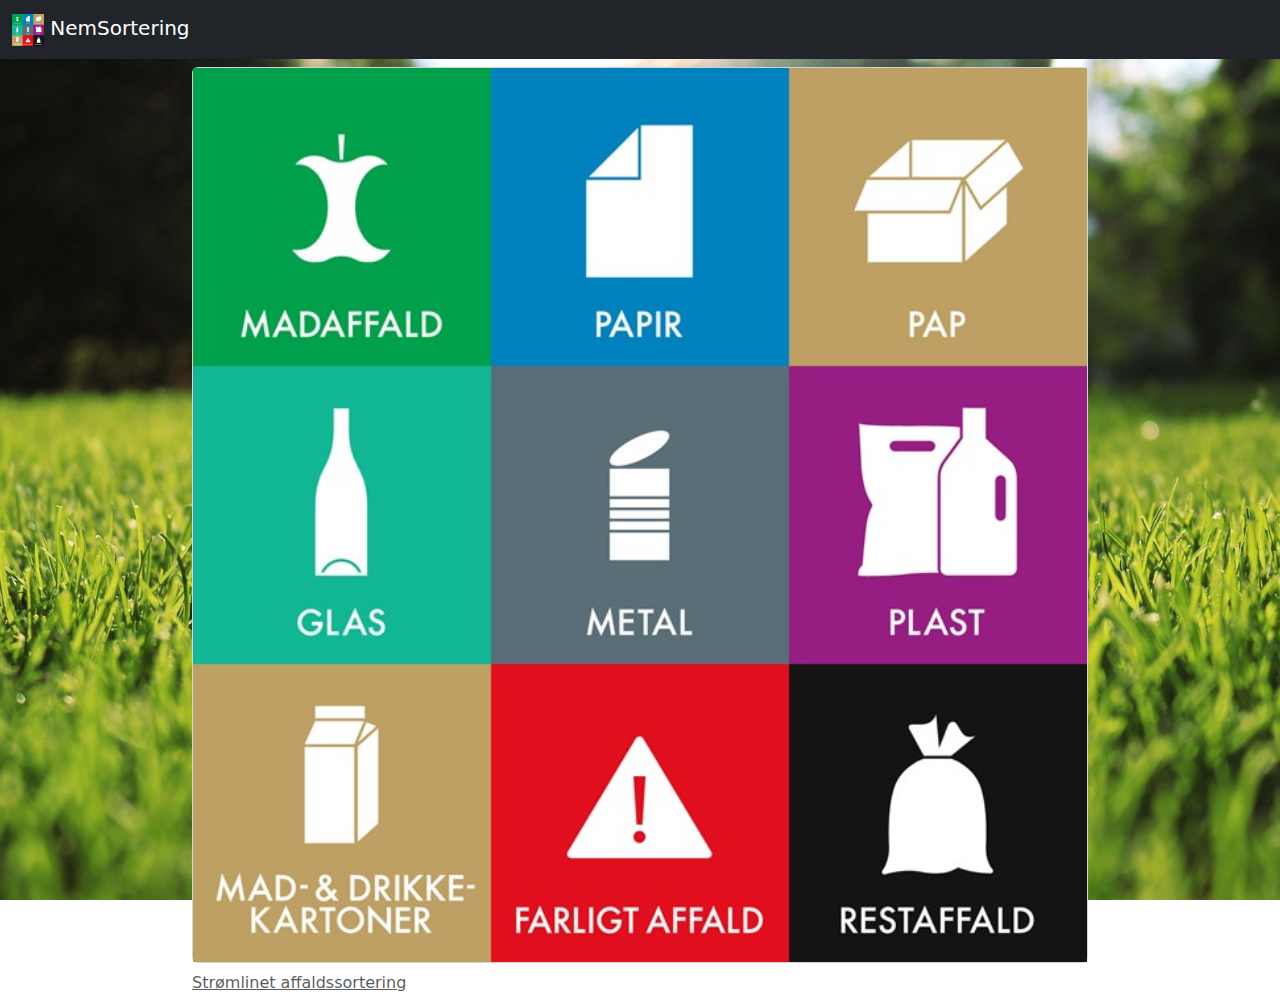
<file: index.html>
<!DOCTYPE html>
<html lang="da">

<head>
  <title>NemSortering</title>
  <meta charset="utf-8">
  <meta name="viewport" content="width=device-width, initial-scale=1">
  <!-- favicon for logo in tabs etc. https://favicon.io/favicon-converter/ -->
  <link rel="apple-touch-icon" sizes="180x180" href="icon/apple-touch-icon.png">
  <link rel="icon" type="image/png" sizes="32x32" href="icon/favicon-32x32.png">
  <link rel="icon" type="image/png" sizes="16x16" href="icon/favicon-16x16.png">
  <link rel="manifest" href="icon/site.webmanifest">
  <link href="https://cdn.jsdelivr.net/npm/bootstrap@5.2.3/dist/css/bootstrap.min.css" rel="stylesheet">
  <link href="/style/my-style.css" rel="stylesheet">
  <script src="https://cdn.jsdelivr.net/npm/bootstrap@5.2.3/dist/js/bootstrap.bundle.min.js"></script>
</head>

<body>
  <!-- Navigation -->
  <nav class="navbar bg-dark navbar-dark sticky-top">
    <div class="container-fluid">
      <a class="navbar-brand" href="/index.html">
        <img src="icon/favicon-32x32.png"  alt="">
       NemSortering
      </a>
    </div>
  </nav>
  <!-- Page Content -->
  <div class="container" style="max-width: 920px">
    <div class="card my-2">  
      <svg version="1.1" xmlns="http://www.w3.org/2000/svg" xmlns:xlink="http://www.w3.org/1999/xlink"  width="100%" height="100%" viewBox="0 0 678 678">
        <image xlink:href="image/aaskrald.jpg"></image> 
        <a xlink:href="madaffald.html">
          <rect x="0" y="0" fill="#fff" opacity="0" width="226" height="227"></rect>
        </a><a xlink:href="Papir.html">
          <rect x="226" y="0" fill="#fff" opacity="0" width="227" height="228"></rect>
        </a><a xlink:href="Pap.html">
          <rect x="453" y="0" fill="#fff" opacity="0" width="225" height="226"></rect>
        </a><a xlink:href="Glas.html">
          <rect x="0" y="227" fill="#fff" opacity="0" width="226" height="227"></rect>
        </a><a xlink:href="Metal.html">
          <rect x="226" y="226" fill="#fff" opacity="0" width="228" height="225"></rect>
        </a><a xlink:href="Plast.html">
          <rect x="454" y="226" fill="#fff" opacity="0" width="224" height="226"></rect>
        </a><a xlink:href="#">
          <rect x="0" y="455" fill="#fff" opacity="0" width="225" height="223"></rect>
        </a><a xlink:href="#">
          <rect x="226" y="452" fill="#fff" opacity="0" width="226" height="226"></rect>
        </a><a xlink:href="#">
          <rect x="453" y="452" fill="#fff" opacity="0" width="225" height="226"></rect>
        </a>
      </svg>
    </div>
    <p class="card-text"><a class="text-muted" href="https://mst.dk/affald-jord/affald/saerligt-for-borgere-om-affald/stroemlinet-affaldssortering/">Strømlinet affaldssortering</a></p>
  </div>
</body>

</html>
</file>
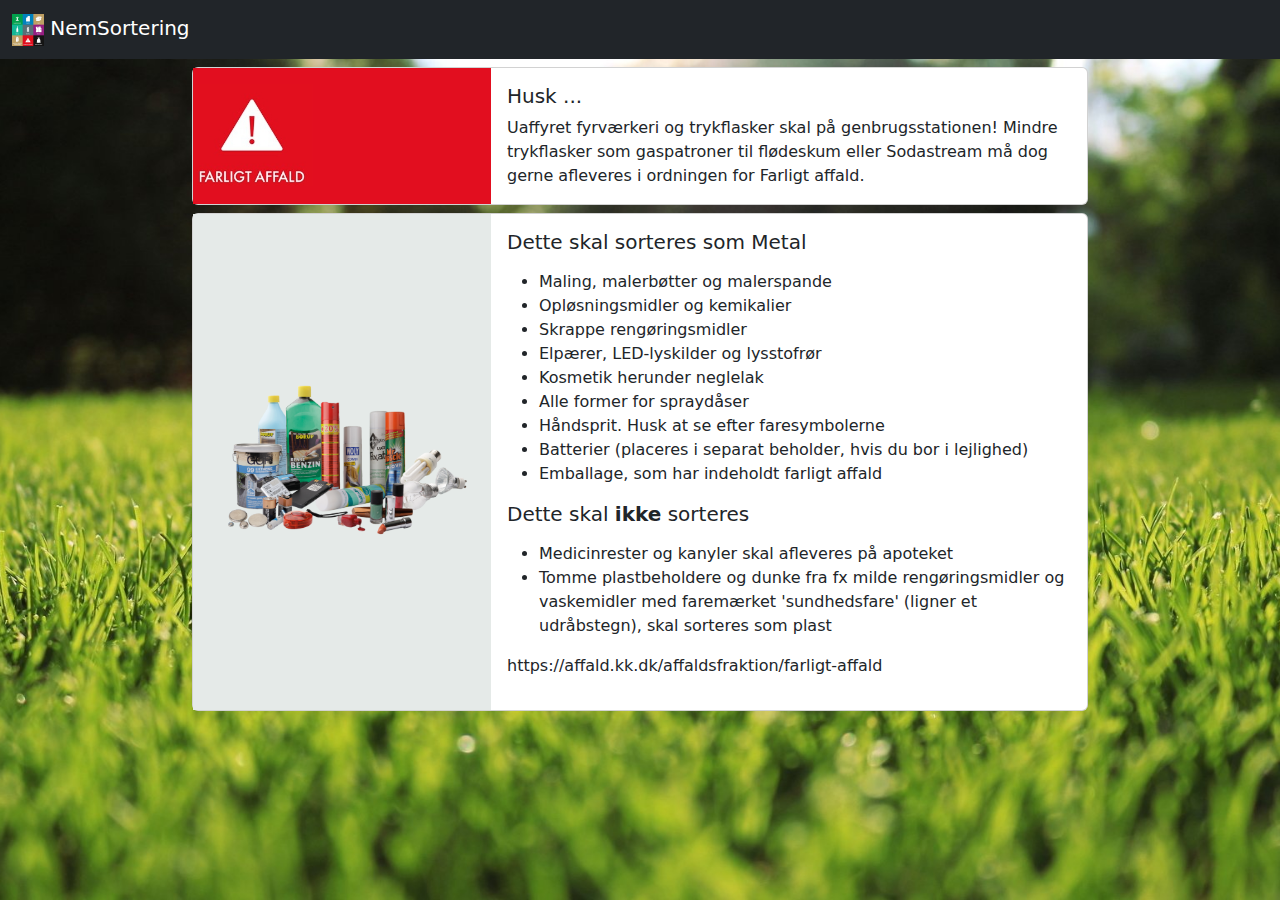
<file: Faffald.html>
<!DOCTYPE html>
<html lang="da">
<head>
    <!-- Google tag (gtag.js) -->
<script async src="https://www.googletagmanager.com/gtag/js?id=G-3RHB8ELCMX"></script>
<script>
  window.dataLayer = window.dataLayer || [];
  function gtag(){dataLayer.push(arguments);}
  gtag('js', new Date());

  gtag('config', 'G-3RHB8ELCMX');
</script>
    <title>NemSortering</title>
    <meta charset="utf-8">
    <meta name="viewport" content="width=device-width, initial-scale=1">
  <!-- favicon for logo in tabs etc. https://favicon.io/favicon-converter/ -->
    <link rel="apple-touch-icon" sizes="180x180" href="icon/apple-touch-icon.png">
    <link rel="icon" type="image/png" sizes="32x32" href="icon/favicon-32x32.png">
    <link rel="icon" type="image/png" sizes="16x16" href="icon/favicon-16x16.png">
    <link rel="manifest" href="icon/site.webmanifest">
    <link href="https://cdn.jsdelivr.net/npm/bootstrap@5.2.3/dist/css/bootstrap.min.css" rel="stylesheet">
    <link href="/style/my-style.css" rel="stylesheet">
    <script src="https://cdn.jsdelivr.net/npm/bootstrap@5.2.3/dist/js/bootstrap.bundle.min.js"></script>
</head>
<body>
    <!-- Navigation -->
    <nav class="navbar bg-dark navbar-dark sticky-top">
        <div class="container-fluid">
            <a class="navbar-brand" href="/index.html">
                <img src="icon/favicon-32x32.png"  alt="">
                NemSortering
            </a>
        </div>
    </nav>
    <!-- Page Content -->
    <div class="container" style="max-width: 920px">
        <!-- Top -->
        <div class="card my-2 ">
            <div class="row g-0 ">
                <div class="col-md-4 d-flex p-0 align-items-center " style="background-color: #E20E1F;">
                    <img src="/image/Farligtaffald.png" class="img-fluid rounded-start" style="max-width: 120px" alt="...">
                </div>
                <div class="col-md-8">
                    <div class="card-body">
                        <h5 class="card-title">Husk ...</h5>
                        <p class="card-text">Uaffyret fyrværkeri og trykflasker skal på genbrugsstationen!
                            
                            Mindre trykflasker som gaspatroner til flødeskum eller Sodastream må dog gerne afleveres i ordningen for Farligt affald.</p>
                    </div>
                </div>
            </div>
        </div>
        <!-- picture and examples -->
        <div class="card my-2">
            <div class="row g-0">
                <div class="col-md-4 d-flex align-items-center " style="background-color: #e5eae8;">
                    <img src="/image/farligt.png" class="img-fluid rounded-start" alt="...">
                </div>
                <div class="col-md-8">
                    <div class="card-body">
                        <h5 class="card-title">Dette skal sorteres som Metal</h5>
                        <p class="card-text">                        
                            <ul>                    
                                <li>Maling, malerbøtter og malerspande</li>
                                <li>Opløsningsmidler og kemikalier</li>
                                <li>Skrappe rengøringsmidler</li>
                                <li>Elpærer, LED-lyskilder og lysstofrør</li>
                                <li>Kosmetik herunder neglelak</li>
                                <li>Alle former for spraydåser</li>
                                <li>Håndsprit. Husk at se efter faresymbolerne</li>
                                <li>Batterier (placeres i separat beholder, hvis du bor i lejlighed)</li>
                                <li>Emballage, som har indeholdt farligt affald</li>
                                
                            </ul>
                        </p>
                        <h5 class="card-title">Dette skal <b>ikke</b> sorteres </h5>
                        <p class="card-text">
                            <ul>
                                <li>Medicinrester og kanyler skal afleveres på apoteket</li>
                                <li>Tomme plastbeholdere og dunke fra fx milde rengøringsmidler og vaskemidler med faremærket 'sundhedsfare' (ligner et udråbstegn), skal sorteres som plast</li>
                            </ul>
                            https://affald.kk.dk/affaldsfraktion/farligt-affald
                        </p>
                    </div>
                </div>
            </div>
        </div>
    </div>
</body>

</html>
</file>
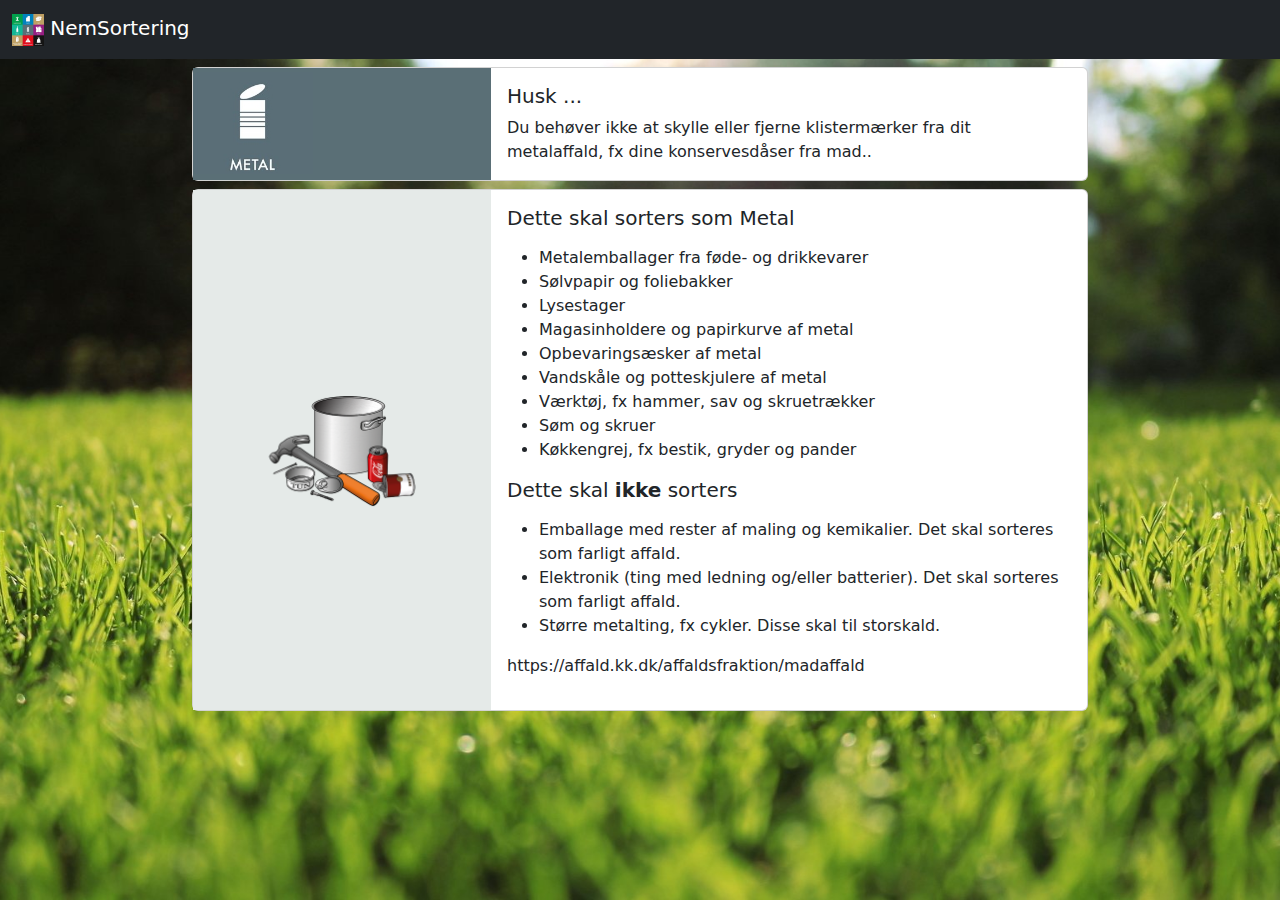
<file: Farligtaffald.html>
<!DOCTYPE html>
<html lang="da">
<head>
    <title>NemSortering</title>
    <meta charset="utf-8">
    <meta name="viewport" content="width=device-width, initial-scale=1">
  <!-- favicon for logo in tabs etc. https://favicon.io/favicon-converter/ -->
    <link rel="apple-touch-icon" sizes="180x180" href="icon/apple-touch-icon.png">
    <link rel="icon" type="image/png" sizes="32x32" href="icon/favicon-32x32.png">
    <link rel="icon" type="image/png" sizes="16x16" href="icon/favicon-16x16.png">
    <link rel="manifest" href="icon/site.webmanifest">
    <link href="https://cdn.jsdelivr.net/npm/bootstrap@5.2.3/dist/css/bootstrap.min.css" rel="stylesheet">
    <link href="/style/my-style.css" rel="stylesheet">
    <script src="https://cdn.jsdelivr.net/npm/bootstrap@5.2.3/dist/js/bootstrap.bundle.min.js"></script>
</head>
<body>
    <!-- Navigation -->
    <nav class="navbar bg-dark navbar-dark sticky-top">
        <div class="container-fluid">
            <a class="navbar-brand" href="/index.html">
                <img src="icon/favicon-32x32.png"  alt="">
                NemSortering
            </a>
        </div>
    </nav>
    <!-- Page Content -->
    <div class="container" style="max-width: 920px">
        <!-- Top -->
        <div class="card my-2 ">
            <div class="row g-0 ">
                <div class="col-md-4 d-flex p-0 align-items-center " style="background-color: #5A6F76;">
                    <img src="/image/Metal.png" class="img-fluid rounded-start" style="max-width: 120px" alt="...">
                </div>
                <div class="col-md-8">
                    <div class="card-body">
                        <h5 class="card-title">Husk ...</h5>
                        <p class="card-text">Du behøver ikke at skylle eller fjerne klistermærker fra dit metalaffald, fx dine konservesdåser fra mad..</p>
                    </div>
                </div>
            </div>
        </div>
        <!-- picture and examples -->
        <div class="card my-2">
            <div class="row g-0">
                <div class="col-md-4 d-flex align-items-center " style="background-color: #e5eae8;">
                    <img src="/image/MetalFOTO.png" class="img-fluid rounded-start" alt="...">
                </div>
                <div class="col-md-8">
                    <div class="card-body">
                        <h5 class="card-title">Dette skal sorters som Metal</h5>
                        <p class="card-text">                        
                            <ul>                    
                                <li>Metalemballager fra føde- og drikkevarer</li>
                                <li>Sølvpapir og foliebakker</li>
                                <li>Lysestager</li>
                                <li>Magasinholdere og papirkurve af metal</li>
                                <li>Opbevaringsæsker af metal</li>
                                <li>Vandskåle og potteskjulere af metal</li>
                                <li>Værktøj, fx hammer, sav og skruetrækker</li>
                                <li>Søm og skruer</li>
                                <li>Køkkengrej, fx bestik, gryder og pander</li>
                                
                            </ul>
                        </p>
                        <h5 class="card-title">Dette skal <b>ikke</b> sorters </h5>
                        <p class="card-text">
                            <ul>
                                <li>Emballage med rester af maling og kemikalier. Det skal sorteres som farligt affald.</li>
                                <li>Elektronik (ting med ledning og/eller batterier). Det skal sorteres som farligt affald.</li>
                                <li>Større metalting, fx cykler. Disse skal til storskald.</li>
                            </ul>
                            https://affald.kk.dk/affaldsfraktion/madaffald
                        </p>
                    </div>
                </div>
            </div>
        </div>
    </div>
</body>

</html>
</file>
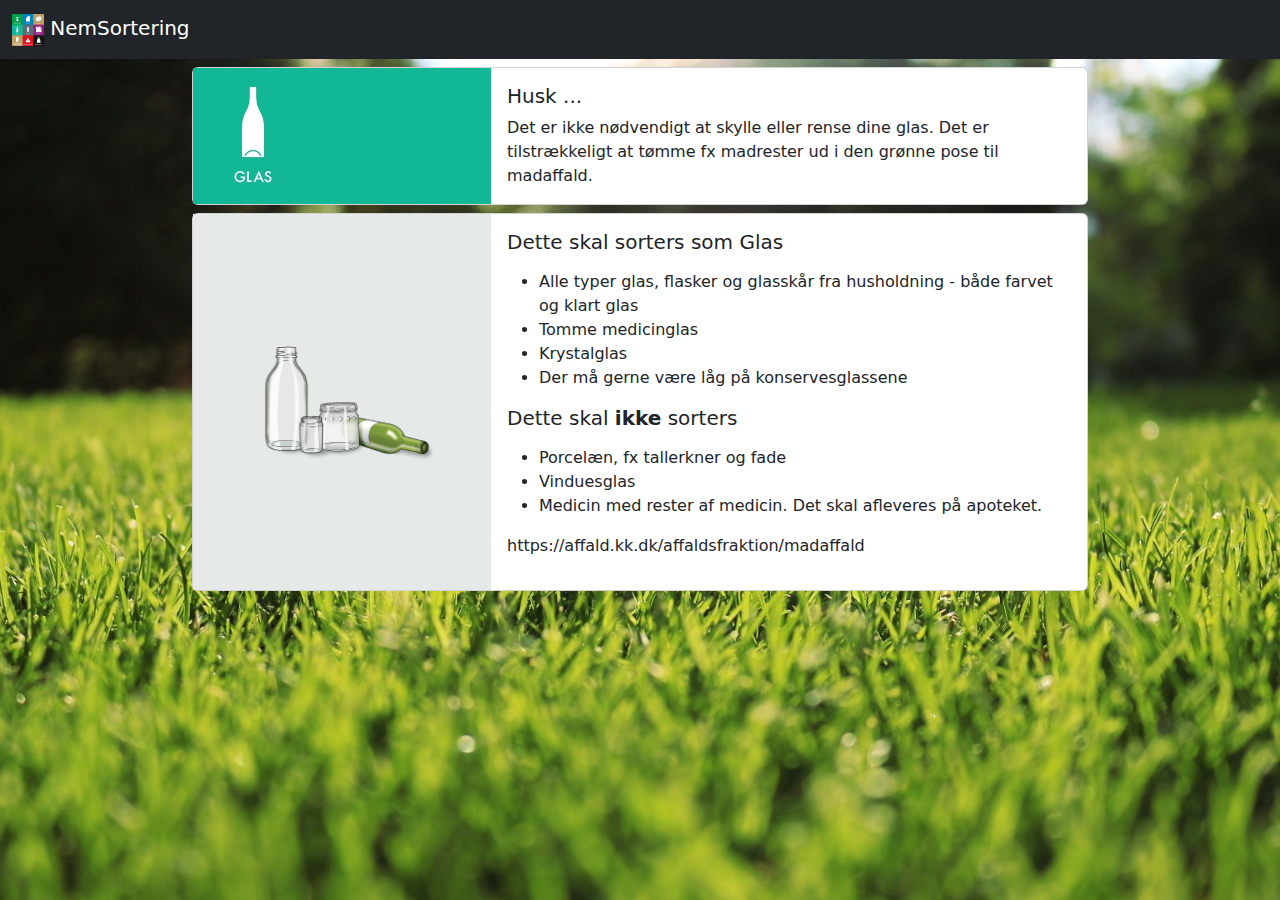
<file: Glas.html>
<!DOCTYPE html>
<html lang="da">
<head>
    <title>NemSortering</title>
    <meta charset="utf-8">
    <meta name="viewport" content="width=device-width, initial-scale=1">
  <!-- favicon for logo in tabs etc. https://favicon.io/favicon-converter/ -->
    <link rel="apple-touch-icon" sizes="180x180" href="icon/apple-touch-icon.png">
    <link rel="icon" type="image/png" sizes="32x32" href="icon/favicon-32x32.png">
    <link rel="icon" type="image/png" sizes="16x16" href="icon/favicon-16x16.png">
    <link rel="manifest" href="icon/site.webmanifest">
    <link href="https://cdn.jsdelivr.net/npm/bootstrap@5.2.3/dist/css/bootstrap.min.css" rel="stylesheet">
    <link href="/style/my-style.css" rel="stylesheet">
    <script src="https://cdn.jsdelivr.net/npm/bootstrap@5.2.3/dist/js/bootstrap.bundle.min.js"></script>
</head>
<body>
    <!-- Navigation -->
    <nav class="navbar bg-dark navbar-dark sticky-top">
        <div class="container-fluid">
            <a class="navbar-brand" href="/index.html">
                <img src="icon/favicon-32x32.png"  alt="">
                NemSortering
            </a>
        </div>
    </nav>
    <!-- Page Content -->
    <div class="container" style="max-width: 920px">
        <!-- Top -->
        <div class="card my-2 ">
            <div class="row g-0 ">
                <div class="col-md-4 d-flex p-0 align-items-center " style="background-color: #12B795;">
                    <img src="/image/Glas.png" class="img-fluid rounded-start" style="max-width: 120px" alt="...">
                </div>
                <div class="col-md-8">
                    <div class="card-body">
                        <h5 class="card-title">Husk ...</h5>
                        <p class="card-text">Det er ikke nødvendigt at skylle eller rense dine glas. Det er tilstrækkeligt at tømme fx madrester ud i den grønne pose til madaffald.</p>
                    </div>
                </div>
            </div>
        </div>
        <!-- picture and examples -->
        <div class="card my-2">
            <div class="row g-0">
                <div class="col-md-4 d-flex align-items-center " style="background-color: #e5eae8;">
                    <img src="/image/glasFOTO.png" class="img-fluid rounded-start" alt="...">
                </div>
                <div class="col-md-8">
                    <div class="card-body">
                        <h5 class="card-title">Dette skal sorters som Glas</h5>
                        <p class="card-text">                        
                            <ul>                    
                                <li>Alle typer glas, flasker og glasskår fra husholdning - både farvet og klart glas</li>
                                <li>Tomme medicinglas</li>
                                <li>Krystalglas</li>
                                <li>Der må gerne være låg på konservesglassene</li>
                               
                            </ul>
                        </p>
                        <h5 class="card-title">Dette skal <b>ikke</b> sorters </h5>
                        <p class="card-text">
                            <ul>
                                <li>Porcelæn, fx tallerkner og fade</li>
                                <li>Vinduesglas</li>
                                <li>Medicin med rester af medicin. Det skal afleveres på apoteket.</li>
                            
                            </ul>
                            https://affald.kk.dk/affaldsfraktion/madaffald
                        </p>
                    </div>
                </div>
            </div>
        </div>
    </div>
</body>

</html>
</file>
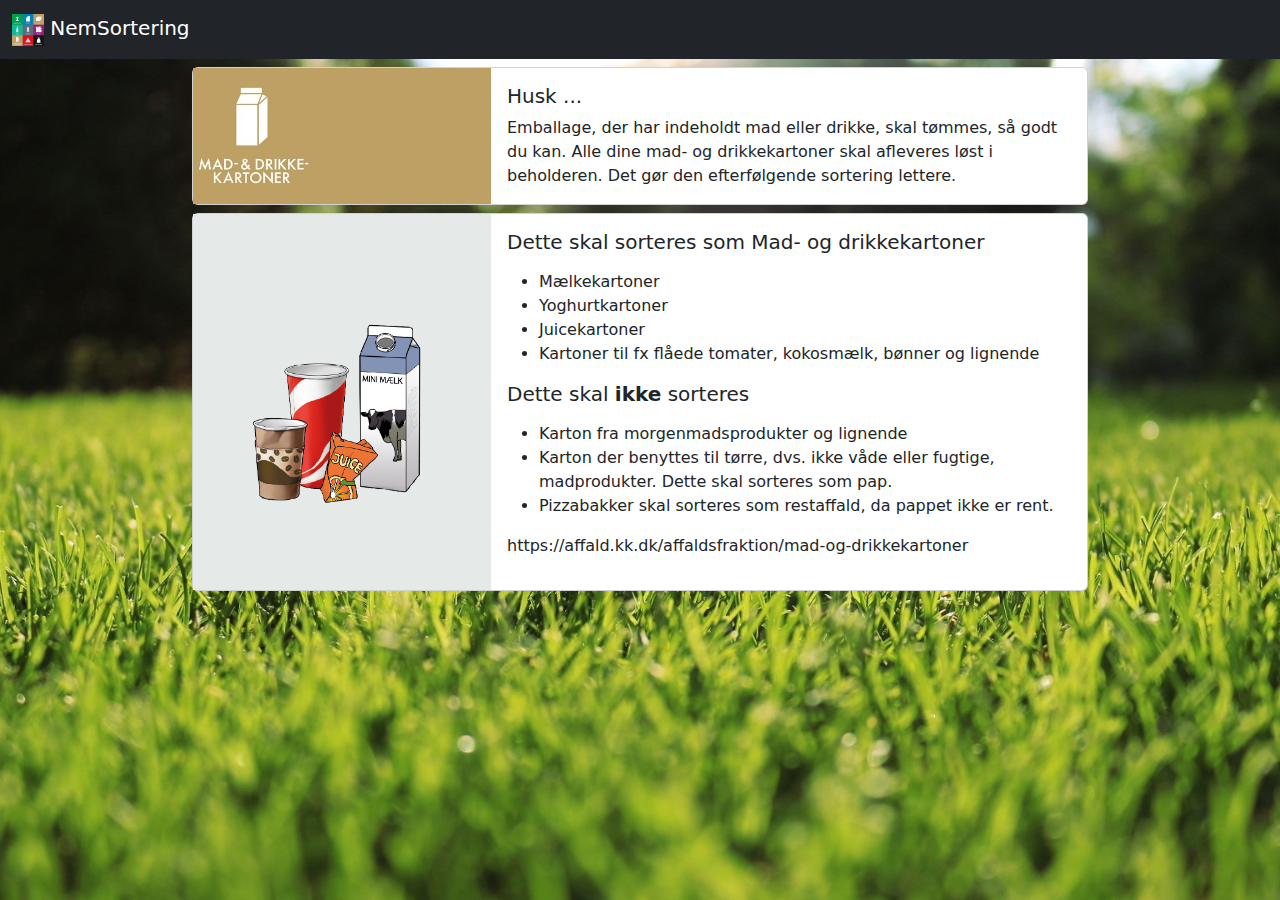
<file: Mad.html>
<!DOCTYPE html>
<html lang="da">
<head>
    <!-- Google tag (gtag.js) -->
<script async src="https://www.googletagmanager.com/gtag/js?id=G-3RHB8ELCMX"></script>
<script>
  window.dataLayer = window.dataLayer || [];
  function gtag(){dataLayer.push(arguments);}
  gtag('js', new Date());

  gtag('config', 'G-3RHB8ELCMX');
</script>
    <title>NemSortering</title>
    <meta charset="utf-8">
    <meta name="viewport" content="width=device-width, initial-scale=1">
  <!-- favicon for logo in tabs etc. https://favicon.io/favicon-converter/ -->
    <link rel="apple-touch-icon" sizes="180x180" href="icon/apple-touch-icon.png">
    <link rel="icon" type="image/png" sizes="32x32" href="icon/favicon-32x32.png">
    <link rel="icon" type="image/png" sizes="16x16" href="icon/favicon-16x16.png">
    <link rel="manifest" href="icon/site.webmanifest">
    <link href="https://cdn.jsdelivr.net/npm/bootstrap@5.2.3/dist/css/bootstrap.min.css" rel="stylesheet">
    <link href="/style/my-style.css" rel="stylesheet">
    <script src="https://cdn.jsdelivr.net/npm/bootstrap@5.2.3/dist/js/bootstrap.bundle.min.js"></script>
</head>
<body>
    <!-- Navigation -->
    <nav class="navbar bg-dark navbar-dark sticky-top">
        <div class="container-fluid">
            <a class="navbar-brand" href="/index.html">
                <img src="icon/favicon-32x32.png"  alt="">
                NemSortering
            </a>
        </div>
    </nav>
    <!-- Page Content -->
    <div class="container" style="max-width: 920px">
        <!-- Top -->
        <div class="card my-2 ">
            <div class="row g-0 ">
                <div class="col-md-4 d-flex p-0 align-items-center " style="background-color: #BEA064;">
                    <img src="/image/Madogdrikke.png" class="img-fluid rounded-start" style="max-width: 120px" alt="...">
                </div>
                <div class="col-md-8">
                    <div class="card-body">
                        <h5 class="card-title">Husk ...</h5>
                        <p class="card-text">Emballage, der har indeholdt mad eller drikke, skal tømmes, så godt du kan. Alle dine mad- og drikkekartoner skal afleveres løst i beholderen. Det gør den efterfølgende sortering lettere.</p>
                    </div>
                </div>
            </div>
        </div>
        <!-- picture and examples -->
        <div class="card my-2">
            <div class="row g-0">
                <div class="col-md-4 d-flex align-items-center " style="background-color: #e5eae8;">
                    <img src="/image/kartoner.png" class="img-fluid rounded-start" alt="...">
                </div>
                <div class="col-md-8">
                    <div class="card-body">
                        <h5 class="card-title">Dette skal sorteres som Mad- og drikkekartoner</h5>
                        <p class="card-text">                        
                            <ul>                    
                                <li>Mælkekartoner</li>
                                <li>Yoghurtkartoner</li>
                                <li>Juicekartoner</li>
                                <li>Kartoner til fx flåede tomater, kokosmælk, bønner og lignende</li>                                                                
                            </ul>
                        </p>
                        <h5 class="card-title">Dette skal <b>ikke</b> sorteres </h5>
                        <p class="card-text">
                            <ul>
                                <li>Karton fra morgenmadsprodukter og lignende</li>
                                <li>Karton der benyttes til tørre, dvs. ikke våde eller fugtige, madprodukter. Dette skal sorteres som pap.</li>
                                <li>Pizzabakker skal sorteres som restaffald, da pappet ikke er rent.</li>
                            </ul>
                            https://affald.kk.dk/affaldsfraktion/mad-og-drikkekartoner
                        </p>
                    </div>
                </div>
            </div>
        </div>
    </div>
</body>

</html>
</file>
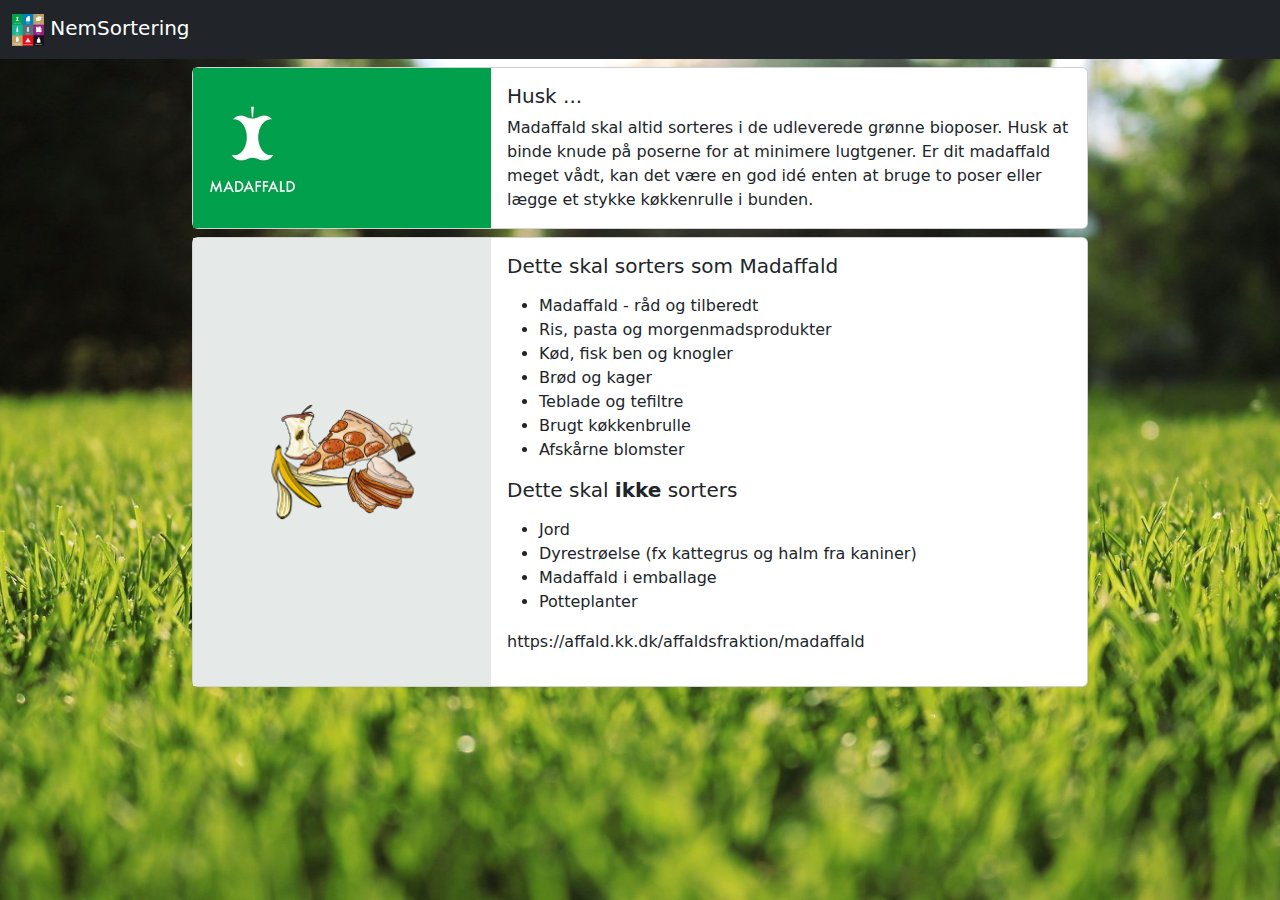
<file: madaffald.html>
<!DOCTYPE html>
<html lang="da">
<head>
    <title>NemSortering</title>
    <meta charset="utf-8">
    <meta name="viewport" content="width=device-width, initial-scale=1">
  <!-- favicon for logo in tabs etc. https://favicon.io/favicon-converter/ -->
    <link rel="apple-touch-icon" sizes="180x180" href="icon/apple-touch-icon.png">
    <link rel="icon" type="image/png" sizes="32x32" href="icon/favicon-32x32.png">
    <link rel="icon" type="image/png" sizes="16x16" href="icon/favicon-16x16.png">
    <link rel="manifest" href="icon/site.webmanifest">
    <link href="https://cdn.jsdelivr.net/npm/bootstrap@5.2.3/dist/css/bootstrap.min.css" rel="stylesheet">
    <link href="/style/my-style.css" rel="stylesheet">
    <script src="https://cdn.jsdelivr.net/npm/bootstrap@5.2.3/dist/js/bootstrap.bundle.min.js"></script>
</head>
<body>
    <!-- Navigation -->
    <nav class="navbar bg-dark navbar-dark sticky-top">
        <div class="container-fluid">
            <a class="navbar-brand" href="/index.html">
                <img src="icon/favicon-32x32.png"  alt="">
                NemSortering
            </a>
        </div>
    </nav>
    <!-- Page Content -->
    <div class="container" style="max-width: 920px">
        <!-- Top -->
        <div class="card my-2 ">
            <div class="row g-0 ">
                <div class="col-md-4 d-flex p-0 align-items-center " style="background-color: #00A04D;">
                    <img src="/image/Madaffald.png" class="img-fluid rounded-start" style="max-width: 120px" alt="...">
                </div>
                <div class="col-md-8">
                    <div class="card-body">
                        <h5 class="card-title">Husk ...</h5>
                        <p class="card-text">Madaffald skal altid sorteres i de udleverede grønne bioposer. Husk at binde knude på poserne for at minimere lugtgener. Er dit madaffald meget vådt, kan det være en god idé enten at bruge to poser eller lægge et stykke køkkenrulle i bunden.</p>
                    </div>
                </div>
            </div>
        </div>
        <!-- picture and examples -->
        <div class="card my-2">
            <div class="row g-0">
                <div class="col-md-4 d-flex align-items-center " style="background-color: #e5eae8;">
                    <img src="/image/bioaffald-lille.png" class="img-fluid rounded-start" alt="...">
                </div>
                <div class="col-md-8">
                    <div class="card-body">
                        <h5 class="card-title">Dette skal sorters som Madaffald</h5>
                        <p class="card-text">                        
                            <ul>                    
                                <li>Madaffald - råd og tilberedt</li>
                                <li>Ris, pasta og morgenmadsprodukter</li>
                                <li>Kød, fisk ben og knogler</li>
                                <li>Brød og kager</li>
                                <li>Teblade og tefiltre</li>
                                <li>Brugt køkkenbrulle</li>
                                <li>Afskårne blomster</li>
                                
                            </ul>
                        </p>
                        <h5 class="card-title">Dette skal <b>ikke</b> sorters </h5>
                        <p class="card-text">
                            <ul>
                                <li>Jord</li>
                                <li>Dyrestrøelse (fx kattegrus og halm fra kaniner)</li>
                                <li>Madaffald i emballage</li>
                                <li>Potteplanter</li>
                            </ul>
                            https://affald.kk.dk/affaldsfraktion/madaffald
                        </p>
                    </div>
                </div>
            </div>
        </div>
    </div>
</body>

</html>
</file>
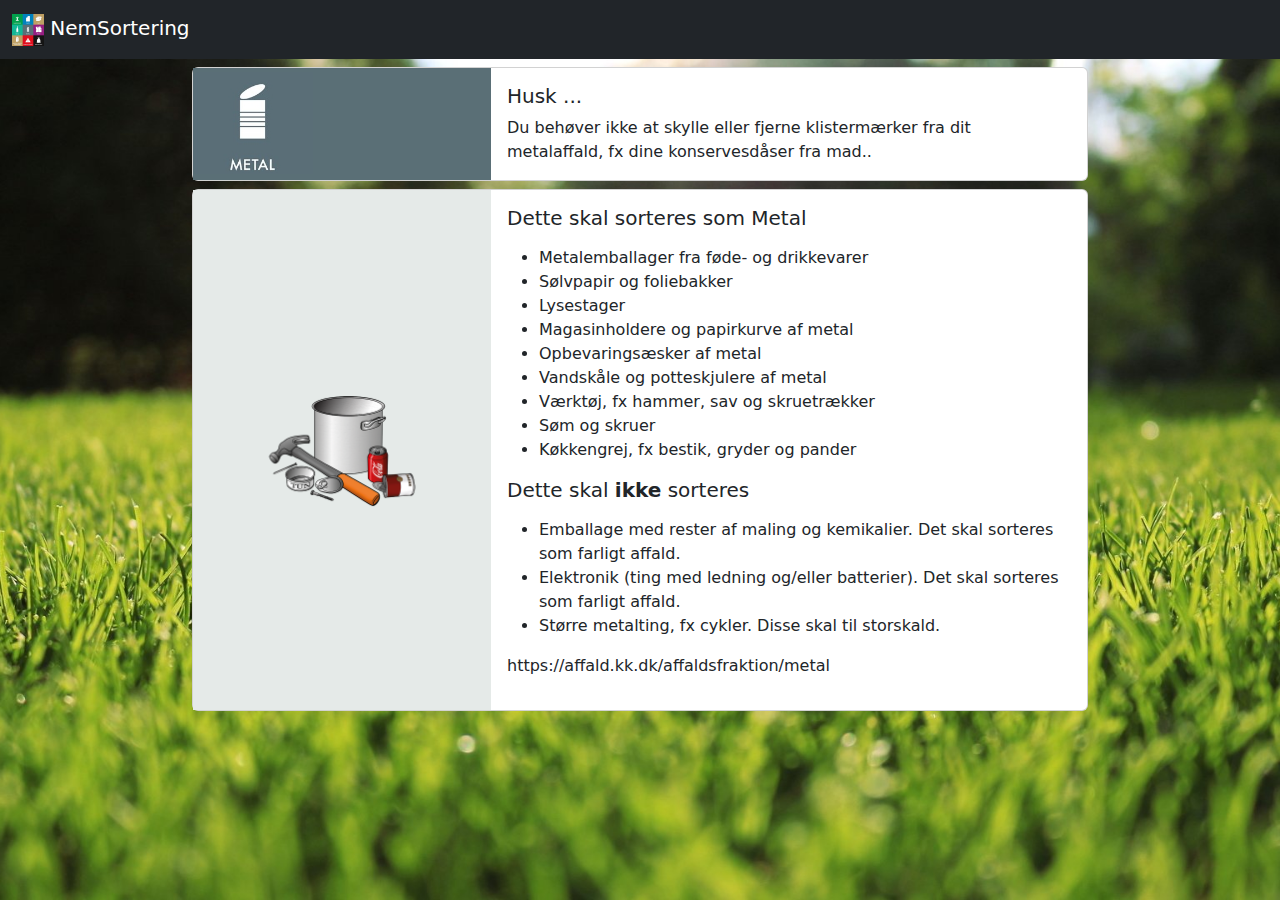
<file: Metal.html>
<!DOCTYPE html>
<html lang="da">
<head>
    <!-- Google tag (gtag.js) -->
<script async src="https://www.googletagmanager.com/gtag/js?id=G-3RHB8ELCMX"></script>
<script>
  window.dataLayer = window.dataLayer || [];
  function gtag(){dataLayer.push(arguments);}
  gtag('js', new Date());

  gtag('config', 'G-3RHB8ELCMX');
</script>
    <title>NemSortering</title>
    <meta charset="utf-8">
    <meta name="viewport" content="width=device-width, initial-scale=1">
  <!-- favicon for logo in tabs etc. https://favicon.io/favicon-converter/ -->
    <link rel="apple-touch-icon" sizes="180x180" href="icon/apple-touch-icon.png">
    <link rel="icon" type="image/png" sizes="32x32" href="icon/favicon-32x32.png">
    <link rel="icon" type="image/png" sizes="16x16" href="icon/favicon-16x16.png">
    <link rel="manifest" href="icon/site.webmanifest">
    <link href="https://cdn.jsdelivr.net/npm/bootstrap@5.2.3/dist/css/bootstrap.min.css" rel="stylesheet">
    <link href="/style/my-style.css" rel="stylesheet">
    <script src="https://cdn.jsdelivr.net/npm/bootstrap@5.2.3/dist/js/bootstrap.bundle.min.js"></script>
</head>
<body>
    <!-- Navigation -->
    <nav class="navbar bg-dark navbar-dark sticky-top">
        <div class="container-fluid">
            <a class="navbar-brand" href="/index.html">
                <img src="icon/favicon-32x32.png"  alt="">
                NemSortering
            </a>
        </div>
    </nav>
    <!-- Page Content -->
    <div class="container" style="max-width: 920px">
        <!-- Top -->
        <div class="card my-2 ">
            <div class="row g-0 ">
                <div class="col-md-4 d-flex p-0 align-items-center " style="background-color: #5A6F76;">
                    <img src="/image/Metal.png" class="img-fluid rounded-start" style="max-width: 120px" alt="...">
                </div>
                <div class="col-md-8">
                    <div class="card-body">
                        <h5 class="card-title">Husk ...</h5>
                        <p class="card-text">Du behøver ikke at skylle eller fjerne klistermærker fra dit metalaffald, fx dine konservesdåser fra mad..</p>
                    </div>
                </div>
            </div>
        </div>
        <!-- picture and examples -->
        <div class="card my-2">
            <div class="row g-0">
                <div class="col-md-4 d-flex align-items-center " style="background-color: #e5eae8;">
                    <img src="/image/MetalFOTO.png" class="img-fluid rounded-start" alt="...">
                </div>
                <div class="col-md-8">
                    <div class="card-body">
                        <h5 class="card-title">Dette skal sorteres som Metal</h5>
                        <p class="card-text">                        
                            <ul>                    
                                <li>Metalemballager fra føde- og drikkevarer</li>
                                <li>Sølvpapir og foliebakker</li>
                                <li>Lysestager</li>
                                <li>Magasinholdere og papirkurve af metal</li>
                                <li>Opbevaringsæsker af metal</li>
                                <li>Vandskåle og potteskjulere af metal</li>
                                <li>Værktøj, fx hammer, sav og skruetrækker</li>
                                <li>Søm og skruer</li>
                                <li>Køkkengrej, fx bestik, gryder og pander</li>
                                
                            </ul>
                        </p>
                        <h5 class="card-title">Dette skal <b>ikke</b> sorteres </h5>
                        <p class="card-text">
                            <ul>
                                <li>Emballage med rester af maling og kemikalier. Det skal sorteres som farligt affald.</li>
                                <li>Elektronik (ting med ledning og/eller batterier). Det skal sorteres som farligt affald.</li>
                                <li>Større metalting, fx cykler. Disse skal til storskald.</li>
                            </ul>
                            https://affald.kk.dk/affaldsfraktion/metal
                        </p>
                    </div>
                </div>
            </div>
        </div>
    </div>
</body>

</html>
</file>
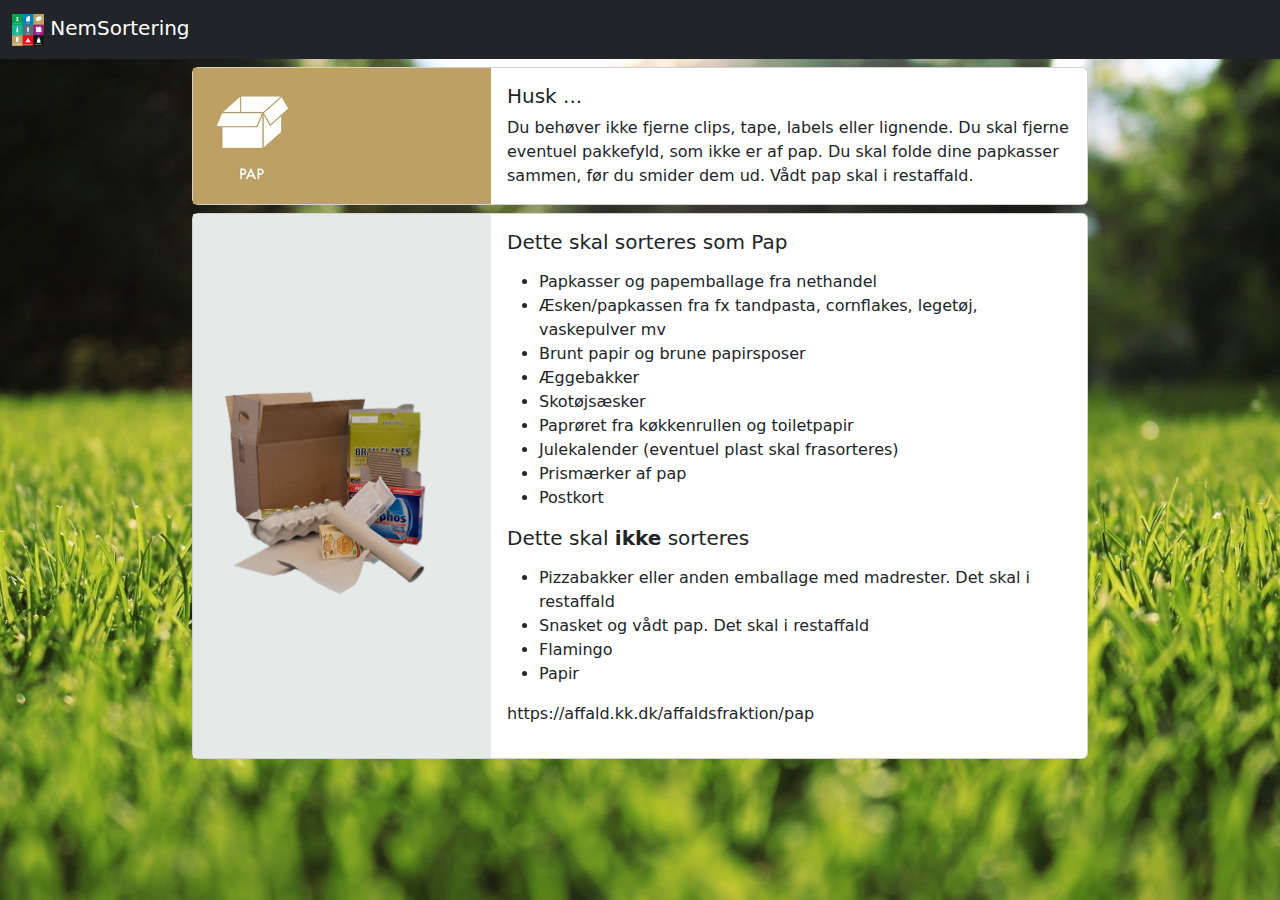
<file: Pap.html>
<!DOCTYPE html>
<html lang="da">
<head>
    <!-- Google tag (gtag.js) -->
<script async src="https://www.googletagmanager.com/gtag/js?id=G-3RHB8ELCMX"></script>
<script>
  window.dataLayer = window.dataLayer || [];
  function gtag(){dataLayer.push(arguments);}
  gtag('js', new Date());

  gtag('config', 'G-3RHB8ELCMX');
</script>
    <title>NemSortering</title>
    <meta charset="utf-8">
    <meta name="viewport" content="width=device-width, initial-scale=1">
  <!-- favicon for logo in tabs etc. https://favicon.io/favicon-converter/ -->
    <link rel="apple-touch-icon" sizes="180x180" href="icon/apple-touch-icon.png">
    <link rel="icon" type="image/png" sizes="32x32" href="icon/favicon-32x32.png">
    <link rel="icon" type="image/png" sizes="16x16" href="icon/favicon-16x16.png">
    <link rel="manifest" href="icon/site.webmanifest">
    <link href="https://cdn.jsdelivr.net/npm/bootstrap@5.2.3/dist/css/bootstrap.min.css" rel="stylesheet">
    <link href="/style/my-style.css" rel="stylesheet">
    <script src="https://cdn.jsdelivr.net/npm/bootstrap@5.2.3/dist/js/bootstrap.bundle.min.js"></script>
</head>
<body>
    <!-- Navigation -->
    <nav class="navbar bg-dark navbar-dark sticky-top">
        <div class="container-fluid">
            <a class="navbar-brand" href="/index.html">
                <img src="icon/favicon-32x32.png"  alt="">
                NemSortering
            </a>
        </div>
    </nav>
    <!-- Page Content -->
    <div class="container" style="max-width: 920px">
        <!-- Top -->
        <div class="card my-2 ">
            <div class="row g-0 ">
                <div class="col-md-4 d-flex p-0 align-items-center " style="background-color: #BEA064;">
                    <img src="/image/pap.png" class="img-fluid rounded-start" style="max-width: 120px" alt="...">
                </div>
                <div class="col-md-8">
                    <div class="card-body">
                        <h5 class="card-title">Husk ...</h5>
                        <p class="card-text">Du behøver ikke fjerne clips, tape, labels eller lignende.
                            Du skal fjerne eventuel pakkefyld, som ikke er af pap.
                            Du skal folde dine papkasser sammen, før du smider dem ud.
                            Vådt pap skal i restaffald.</p>
                    </div>
                </div>
            </div>
        </div>
        <!-- picture and examples -->
        <div class="card my-2">
            <div class="row g-0">
                <div class="col-md-4 d-flex align-items-center " style="background-color: #e5eae8;">
                    <img src="/image/papFOTO.png" class="img-fluid rounded-start" alt="...">
                </div>
                <div class="col-md-8">
                    <div class="card-body">
                        <h5 class="card-title">Dette skal sorteres som Pap</h5>
                        <p class="card-text">                        
                            <ul>                    
                                <li>Papkasser og papemballage fra nethandel</li>
                                <li>Æsken/papkassen fra fx tandpasta, cornflakes, legetøj, vaskepulver mv</li>
                                <li>Brunt papir og brune papirsposer</li>
                                <li>Æggebakker</li>
                                <li>Skotøjsæsker</li>
                                <li>Paprøret fra køkkenrullen og toiletpapir</li>
                                <li>Julekalender (eventuel plast skal frasorteres)</li>
                                <li>Prismærker af pap</li>
                                <li>Postkort</li>
                                
                            </ul>
                        </p>
                        <h5 class="card-title">Dette skal <b>ikke</b> sorteres </h5>
                        <p class="card-text">
                            <ul>
                                <li>Pizzabakker eller anden emballage med madrester. Det skal i restaffald</li>
                                <li>Snasket og vådt pap. Det skal i restaffald</li>
                                <li>Flamingo</li>
                                <li>Papir</li>
                            </ul>
                            https://affald.kk.dk/affaldsfraktion/pap
                        </p>
                    </div>
                </div>
            </div>
        </div>
    </div>
</body>

</html>
</file>
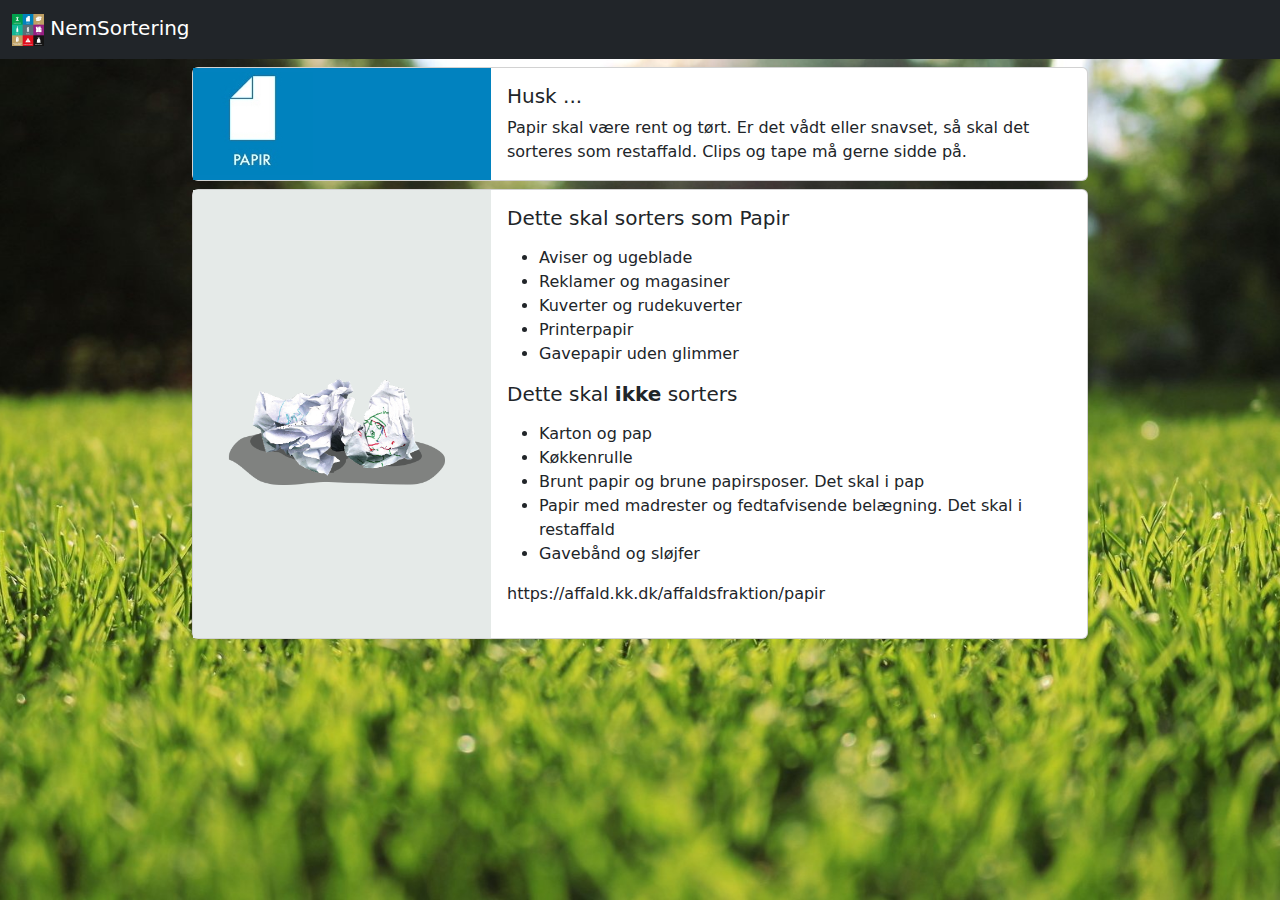
<file: Papir.html>
<!DOCTYPE html>
<html lang="da">

<head>
    <title>NemSortering</title>
    <meta charset="utf-8">
    <meta name="viewport" content="width=device-width, initial-scale=1">
   <!-- favicon for logo in tabs etc. https://favicon.io/favicon-converter/ -->
    <link rel="apple-touch-icon" sizes="180x180" href="icon/apple-touch-icon.png">
    <link rel="icon" type="image/png" sizes="32x32" href="icon/favicon-32x32.png">
    <link rel="icon" type="image/png" sizes="16x16" href="icon/favicon-16x16.png">
    <link rel="manifest" href="icon/site.webmanifest">
    <link href="https://cdn.jsdelivr.net/npm/bootstrap@5.2.3/dist/css/bootstrap.min.css" rel="stylesheet">
    <link href="/style/my-style.css" rel="stylesheet">
    <script src="https://cdn.jsdelivr.net/npm/bootstrap@5.2.3/dist/js/bootstrap.bundle.min.js"></script>
</head>

<body>
    <!-- Navigation -->
    <nav class="navbar bg-dark navbar-dark sticky-top">
        <div class="container-fluid">
            <a class="navbar-brand" href="/index.html">
                <img src="icon/favicon-32x32.png"  alt="">
                NemSortering
            </a>
        </div>
    </nav>
    <!-- Page Content -->
    <div class="container" style="max-width: 920px">

        <!-- Top -->
        <div class="card my-2 ">
            <div class="row g-0 ">
                <div class="col-md-4 d-flex p-0 align-items-center " style="background-color: #0182BF;">
                    <img src="image/Papir.v2.jpg" class="img-fluid rounded-start" style="max-width: 120px" alt="...">
                </div>
                <div class="col-md-8">
                    <div class="card-body">
                        <h5 class="card-title">Husk ...</h5>
                        <p class="card-text">Papir skal være rent og tørt. Er det vådt eller snavset, så skal det sorteres som restaffald. Clips og tape må gerne sidde på.</p>

                    </div>
                </div>
            </div>
        </div>
        <!-- picture and examples -->
        <div class="card my-2">
            <div class="row g-0">
                <div class="col-md-4 d-flex align-items-center " style="background-color: #e5eae8;">
                    <img src="image/Papir.png" class="img-fluid rounded-start" alt="...">
                </div>
                <div class="col-md-8">
                    <div class="card-body">
                        <h5 class="card-title">Dette skal sorters som Papir</h5>
                        <p class="card-text">
                            <ul>
                                <li>Aviser og ugeblade</li>
                                <li>Reklamer og magasiner</li>
                                <li>Kuverter og rudekuverter</li>
                                <li>Printerpapir</li>
                                <li>Gavepapir uden glimmer</li>
                            </ul>
                        </p>
                        <h5 class="card-title">Dette skal <b>ikke</b> sorters</h5>
                        <p class="card-text">
                            <ul>
                                <li>Karton og pap</li>
                                <li>Køkkenrulle</li>
                                <li>Brunt papir og brune papirsposer. Det skal i pap</li>
                                <li>Papir med madrester og fedtafvisende belægning. Det skal i restaffald</li>
                                <li>Gavebånd og sløjfer</li>
                            </ul>
                            https://affald.kk.dk/affaldsfraktion/papir
                        </p>
                    </div>
                </div>
            </div>
        </div>
    </div>
</body>
</html>
</file>
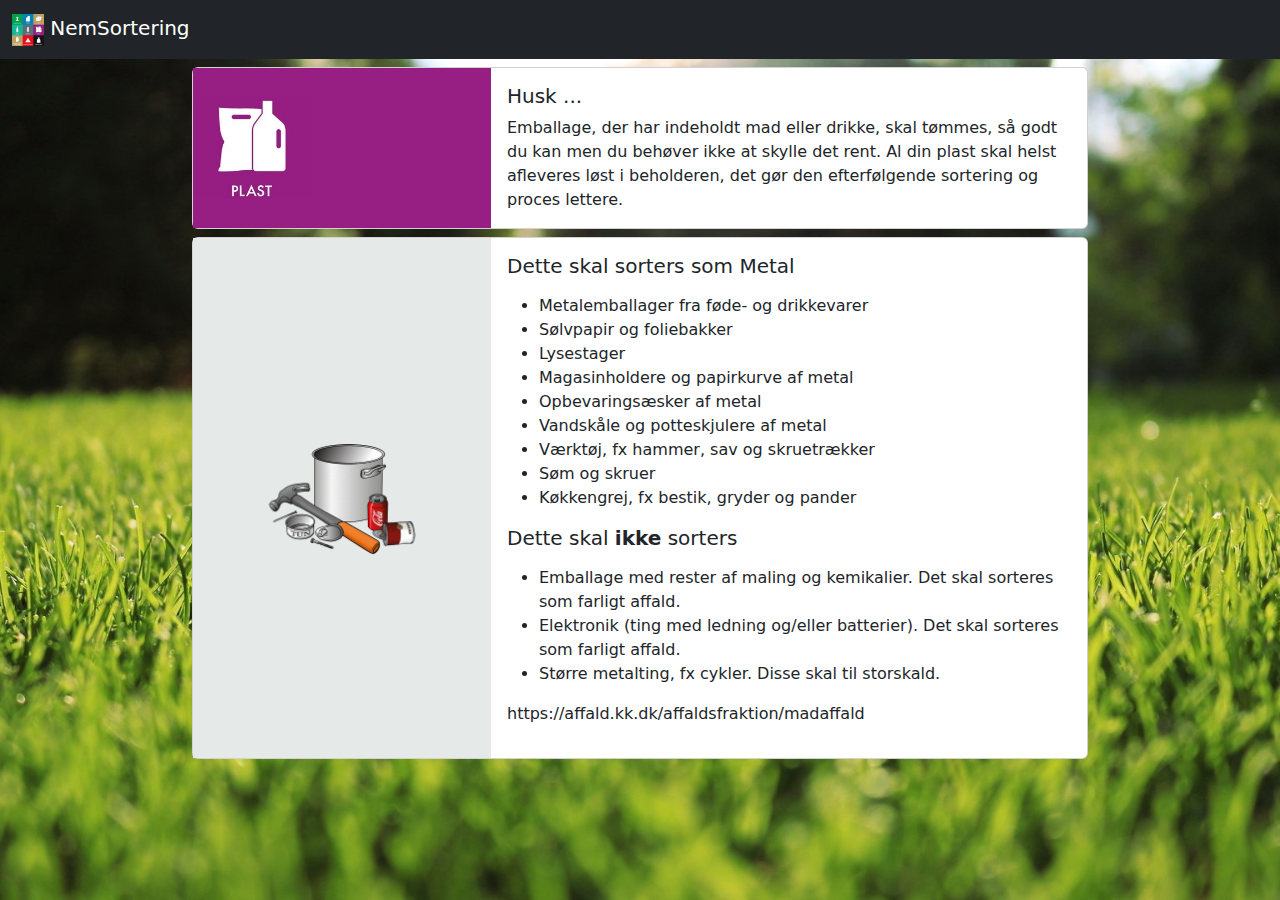
<file: Plast.html>
<!DOCTYPE html>
<html lang="da">
<head>
    <title>NemSortering</title>
    <meta charset="utf-8">
    <meta name="viewport" content="width=device-width, initial-scale=1">
  <!-- favicon for logo in tabs etc. https://favicon.io/favicon-converter/ -->
    <link rel="apple-touch-icon" sizes="180x180" href="icon/apple-touch-icon.png">
    <link rel="icon" type="image/png" sizes="32x32" href="icon/favicon-32x32.png">
    <link rel="icon" type="image/png" sizes="16x16" href="icon/favicon-16x16.png">
    <link rel="manifest" href="icon/site.webmanifest">
    <link href="https://cdn.jsdelivr.net/npm/bootstrap@5.2.3/dist/css/bootstrap.min.css" rel="stylesheet">
    <link href="/style/my-style.css" rel="stylesheet">
    <script src="https://cdn.jsdelivr.net/npm/bootstrap@5.2.3/dist/js/bootstrap.bundle.min.js"></script>
</head>
<body>
    <!-- Navigation -->
    <nav class="navbar bg-dark navbar-dark sticky-top">
        <div class="container-fluid">
            <a class="navbar-brand" href="/index.html">
                <img src="icon/favicon-32x32.png"  alt="">
                NemSortering
            </a>
        </div>
    </nav>
    <!-- Page Content -->
    <div class="container" style="max-width: 920px">
        <!-- Top -->
        <div class="card my-2 ">
            <div class="row g-0 ">
                <div class="col-md-4 d-flex p-0 align-items-center " style="background-color: #971E83;">
                    <img src="/image/Plast.png" class="img-fluid rounded-start" style="max-width: 120px" alt="...">
                </div>
                <div class="col-md-8">
                    <div class="card-body">
                        <h5 class="card-title">Husk ...</h5>
                        <p class="card-text">Emballage, der har indeholdt mad eller drikke, skal tømmes, så godt du kan men du behøver ikke at skylle det rent. Al din plast skal helst afleveres løst i beholderen, det gør den efterfølgende sortering og proces lettere.</p>
                    </div>
                </div>
            </div>
        </div>
        <!-- picture and examples -->
        <div class="card my-2">
            <div class="row g-0">
                <div class="col-md-4 d-flex align-items-center " style="background-color: #e5eae8;">
                    <img src="/image/MetalFOTO.png" class="img-fluid rounded-start" alt="...">
                </div>
                <div class="col-md-8">
                    <div class="card-body">
                        <h5 class="card-title">Dette skal sorters som Metal</h5>
                        <p class="card-text">                        
                            <ul>                    
                                <li>Metalemballager fra føde- og drikkevarer</li>
                                <li>Sølvpapir og foliebakker</li>
                                <li>Lysestager</li>
                                <li>Magasinholdere og papirkurve af metal</li>
                                <li>Opbevaringsæsker af metal</li>
                                <li>Vandskåle og potteskjulere af metal</li>
                                <li>Værktøj, fx hammer, sav og skruetrækker</li>
                                <li>Søm og skruer</li>
                                <li>Køkkengrej, fx bestik, gryder og pander</li>
                                
                            </ul>
                        </p>
                        <h5 class="card-title">Dette skal <b>ikke</b> sorters </h5>
                        <p class="card-text">
                            <ul>
                                <li>Emballage med rester af maling og kemikalier. Det skal sorteres som farligt affald.</li>
                                <li>Elektronik (ting med ledning og/eller batterier). Det skal sorteres som farligt affald.</li>
                                <li>Større metalting, fx cykler. Disse skal til storskald.</li>
                            </ul>
                            https://affald.kk.dk/affaldsfraktion/madaffald
                        </p>
                    </div>
                </div>
            </div>
        </div>
    </div>
</body>

</html>
</file>
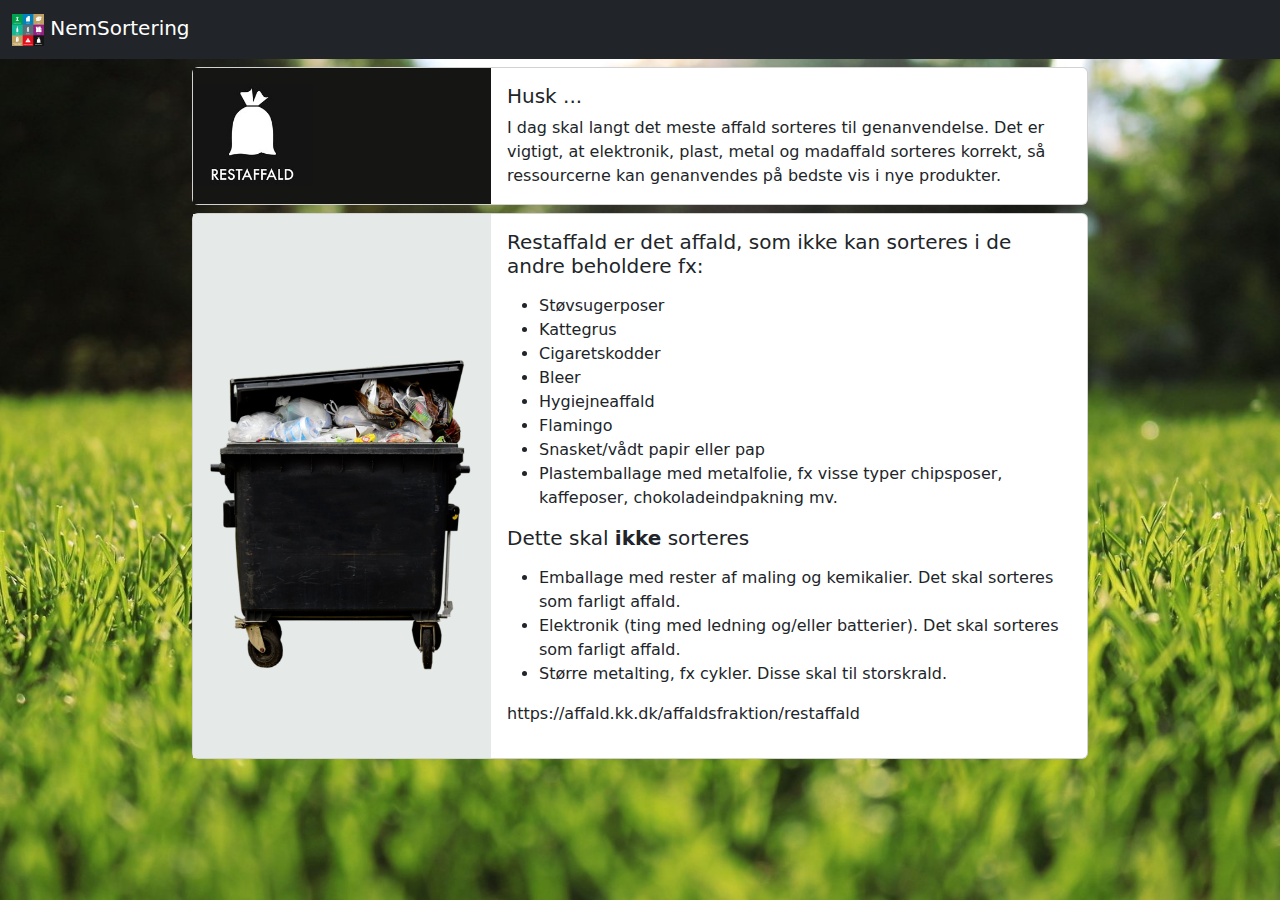
<file: Restaffald.html>
<!DOCTYPE html>
<html lang="da">
<head>
    <!-- Google tag (gtag.js) -->
<script async src="https://www.googletagmanager.com/gtag/js?id=G-3RHB8ELCMX"></script>
<script>
  window.dataLayer = window.dataLayer || [];
  function gtag(){dataLayer.push(arguments);}
  gtag('js', new Date());

  gtag('config', 'G-3RHB8ELCMX');
</script>
    <title>NemSortering</title>
    <meta charset="utf-8">
    <meta name="viewport" content="width=device-width, initial-scale=1">
  <!-- favicon for logo in tabs etc. https://favicon.io/favicon-converter/ -->
    <link rel="apple-touch-icon" sizes="180x180" href="icon/apple-touch-icon.png">
    <link rel="icon" type="image/png" sizes="32x32" href="icon/favicon-32x32.png">
    <link rel="icon" type="image/png" sizes="16x16" href="icon/favicon-16x16.png">
    <link rel="manifest" href="icon/site.webmanifest">
    <link href="https://cdn.jsdelivr.net/npm/bootstrap@5.2.3/dist/css/bootstrap.min.css" rel="stylesheet">
    <link href="/style/my-style.css" rel="stylesheet">
    <script src="https://cdn.jsdelivr.net/npm/bootstrap@5.2.3/dist/js/bootstrap.bundle.min.js"></script>
</head>
<body>
    <!-- Navigation -->
    <nav class="navbar bg-dark navbar-dark sticky-top">
        <div class="container-fluid">
            <a class="navbar-brand" href="/index.html">
                <img src="icon/favicon-32x32.png"  alt="">
                NemSortering
            </a>
        </div>
    </nav>
    <!-- Page Content -->
    <div class="container" style="max-width: 920px">
        <!-- Top -->
        <div class="card my-2 ">
            <div class="row g-0 ">
                <div class="col-md-4 d-flex p-0 align-items-center " style="background-color: #151514;">
                    <img src="/image/Restaffald.png" class="img-fluid rounded-start" style="max-width: 120px" alt="...">
                </div>
                <div class="col-md-8">
                    <div class="card-body">
                        <h5 class="card-title">Husk ...</h5>
                        <p class="card-text">I dag skal langt det meste affald sorteres til genanvendelse. Det er vigtigt, at elektronik, plast, metal og madaffald sorteres korrekt, så ressourcerne kan genanvendes på bedste vis i nye produkter.</p>
                    </div>
                </div>
            </div>
        </div>
        <!-- picture and examples -->
        <div class="card my-2">
            <div class="row g-0">
                <div class="col-md-4 d-flex align-items-center " style="background-color: #e5eae8;">
                    <img src="/image/RestaffaldFOTO.png" class="img-fluid rounded-start" alt="...">
                </div>
                <div class="col-md-8">
                    <div class="card-body">
                        <h5 class="card-title">Restaffald er det affald, som ikke kan sorteres i de andre beholdere fx:</h5>
                        <p class="card-text">                        
                            <ul>                    
                                <li>Støvsugerposer</li>
                                <li>Kattegrus</li>
                                <li>Cigaretskodder</li>
                                <li>Bleer</li>
                                <li>Hygiejneaffald</li>
                                <li>Flamingo</li>
                                <li>Snasket/vådt papir eller pap</li>
                                <li>Plastemballage med metalfolie, fx visse typer chipsposer, kaffeposer, chokoladeindpakning mv.</li>                               
                            </ul>
                        </p>
                        <h5 class="card-title">Dette skal <b>ikke</b> sorteres </h5>
                        <p class="card-text">
                            <ul>
                                <li>Emballage med rester af maling og kemikalier. Det skal sorteres som farligt affald.</li>
                                <li>Elektronik (ting med ledning og/eller batterier). Det skal sorteres som farligt affald.</li>
                                <li>Større metalting, fx cykler. Disse skal til storskrald.</li>
                            </ul>
                            https://affald.kk.dk/affaldsfraktion/restaffald
                        </p>
                    </div>
                </div>
            </div>
        </div>
    </div>
</body>

</html>
</file>
<file: style/my-style.css>
body {
    background: url("/image/bg.jpg") no-repeat center center fixed;
    -webkit-background-size: cover;
    -moz-background-size: cover;
    background-size: cover;
    -o-background-size: cover;
  }
</file>
